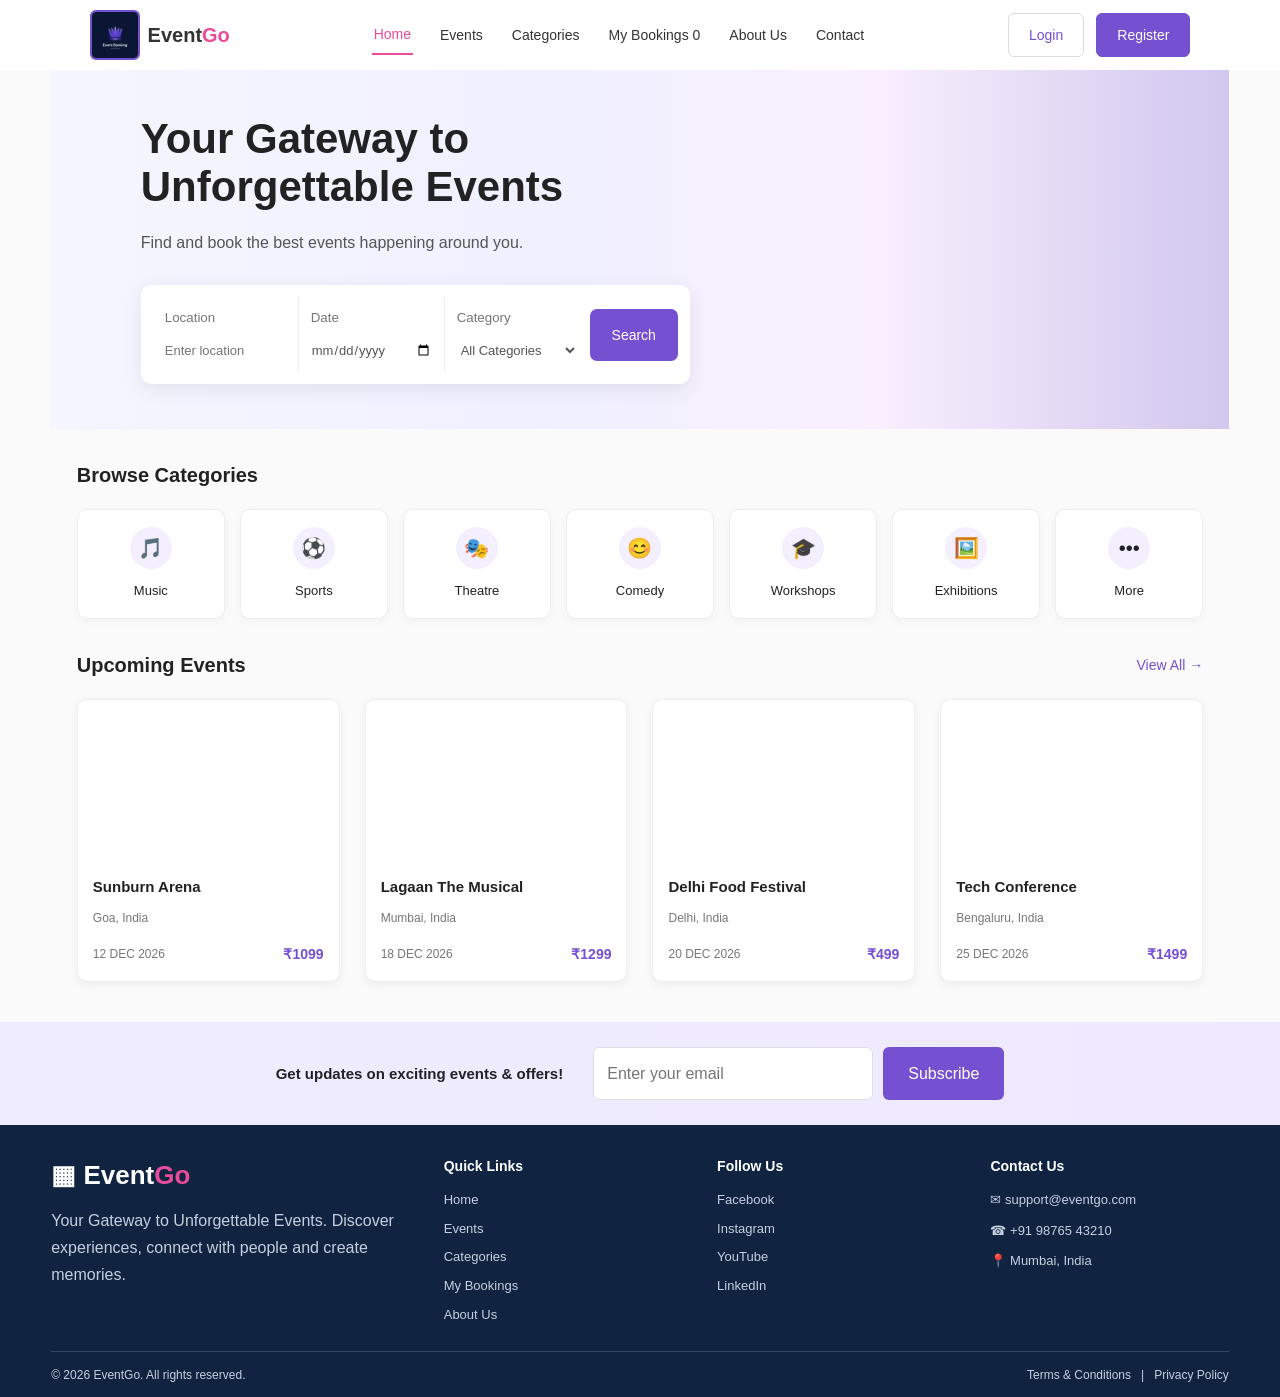
<file: index.html>
<!DOCTYPE html>
<html lang="en">
<head>
    <meta charset="UTF-8">
    <meta name="viewport" content="width=device-width, initial-scale=1.0">
    <title>EventGo - Event Booking</title>
    <link rel="stylesheet" href="index.css">
</head>

<body>
    <nav>
        <div class="logo">
            <div class="logo-icon">
                <img src="logo_event.jpeg" alt="EventGo Logo">
            </div>
            Event<span class="logo-go">Go</span>
        </div>

        <div class="nav-links">
            <ul>
                <li><a href="index.html" class="active">Home</a></li>
                <li><a href="Events.html">Events</a></li>
                <li><a href="Categories.html">Categories</a></li>
                <li id="bookModal" data-bs-toggle="modal" data-bs-target="#exampleModal" class="nav-item position-relative"><a href="Events.html#bookings">My Bookings
                    <span
                  id="qty"
                  class="position-absolute top-0 start-100 translate-middle badge rounded-pill bg-danger"
                >
                  0
                </span>
                </a></li>
                <li><a href="About_us.html">About Us</a></li>
                <li><a href="contacts.html">Contact</a></li>
            </ul>
        </div>

        <div class="nav-buttons">
            <button onclick="window.location.href='login_page.html'"
                    class="login-btn">Login</button>
            <button onclick="window.location.href='registration_page.html'"
                    class="register-btn">Register</button>
        </div>
    </nav>

    <section class="hero">
        <div class="hero-overlay"></div>
        <div class="hero-content">
            <h1>Your Gateway to<br>Unforgettable Events</h1>
            <p>Find and book the best events happening around you.</p>

            <div class="search-box">
                <div class="search-item">
                    <small>Location</small>
                    <input type="text" id="location"
                           placeholder="Enter location">
                </div>

                <div class="search-item">
                    <small>Date</small>
                    <input type="date" id="eventDate">
                </div>

                <div class="search-item">
                    <small>Category</small>
                    <select id="category">
                        <option value="">All Categories</option>
                        <option value="music">Music</option>
                        <option value="sports">Sports</option>
                        <option value="theatre">Theatre</option>
                        <option value="comedy">Comedy</option>
                        <option value="workshops">Workshops</option>
                        <option value="exhibitions">Exhibitions</option>
                        <option value="conferences">Conferences</option>
                        <option value="celebrations">Celebrations</option>
                    </select>
                </div>

                <button class="search-btn" id="searchBtn">Search</button>
            </div>
        </div>
    </section>

    <main class="container">
        <div class="section-header">
            <h2>Browse Categories</h2>
        </div>

        <section class="categories" id="categories">
            <div class="category-card">
                <div class="category-icon">🎵</div>
                <p>Music</p>
            </div>

            <div class="category-card">
                <div class="category-icon">⚽</div>
                <p>Sports</p>
            </div>

            <div class="category-card">
                <div class="category-icon">🎭</div>
                <p>Theatre</p>
            </div>

            <div class="category-card">
                <div class="category-icon">😊</div>
                <p>Comedy</p>
            </div>

            <div class="category-card">
                <div class="category-icon">🎓</div>
                <p>Workshops</p>
            </div>

            <div class="category-card">
                <div class="category-icon">🖼️</div>
                <p>Exhibitions</p>
            </div>

            <div class="category-card">
                <div class="category-icon">•••</div>
                <p>More</p>
            </div>
        </section>

        <div class="section-header">
            <h2>Upcoming Events</h2>
            <a href="Events.html">View All →</a>
        </div>

        <section class="events">
            <div class="event-card"
                 data-category="music"
                 data-date="2026-12-12">
                <div class="event-image img1"></div>
                <div class="event-info">
                    <h3>Sunburn Arena</h3>
                    <p>Goa, India</p>
                    <div class="event-bottom">
                        <span class="date">12 DEC 2026</span>
                        <span class="price">₹1099</span>
                    </div>
                </div>
            </div>

            <div class="event-card"
                 data-category="theatre"
                 data-date="2026-12-18">
                <div class="event-image img2"></div>
                <div class="event-info">
                    <h3>Lagaan The Musical</h3>
                    <p>Mumbai, India</p>
                    <div class="event-bottom">
                        <span class="date">18 DEC 2026</span>
                        <span class="price">₹1299</span>
                    </div>
                </div>
            </div>

            <div class="event-card"
                 data-category="exhibitions"
                 data-date="2026-12-20">
                <div class="event-image img3"></div>
                <div class="event-info">
                    <h3>Delhi Food Festival</h3>
                    <p>Delhi, India</p>
                    <div class="event-bottom">
                        <span class="date">20 DEC 2026</span>
                        <span class="price">₹499</span>
                    </div>
                </div>
            </div>

            <div class="event-card"
                 data-category="workshops"
                 data-date="2026-12-25">
                <div class="event-image img4"></div>
                <div class="event-info">
                    <h3>Tech Conference</h3>
                    <p>Bengaluru, India</p>
                    <div class="event-bottom">
                        <span class="date">25 DEC 2026</span>
                        <span class="price">₹1499</span>
                    </div>
                </div>
            </div>
        </section>
    </main>

    <section class="newsletter">
        <h3>Get updates on exciting events & offers!</h3>

        <div class="newsletter-form">
            <input type="email" id="email"
                   placeholder="Enter your email">
            <button id="subscribeBtn">Subscribe</button>
        </div>
    </section>
    

     <footer id="footer">
        <div class="footer-grid">

            <div>
                <div class="footer-logo">▦ Event<span>Go</span></div>
                <p class="footer-desc">
                    Your Gateway to Unforgettable Events.
                    Discover experiences, connect with people
                    and create memories.
                </p>
            </div>

            <div>
                <h4>Quick Links</h4>
                <div class="footer-links">
                    <a href="index.html">Home</a>
                    <a href="Events.html">Events</a>
                    <a href="Categories.html">Categories</a>
                    <a href="Events.html#bookings">My Bookings</a>
                    <a href="About_us.html">About Us</a>
                </div>
            </div>

            <div>
                <h4>Follow Us</h4>
                <div class="footer-links">
                    <a href="https://www.facebook.com/">Facebook</a>
                    <a href="https://www.instagram.com/">Instagram</a>
                    <a href="https://www.youtube.com/">YouTube</a>
                    <a href="https://www.linkedin.com/">LinkedIn</a>
                </div>
            </div>

            <div>
                <h4>Contact Us</h4>
                <div class="footer-contact">
                    <p>✉ support@eventgo.com</p>
                    <p>☎ +91 98765 43210</p>
                    <p>📍 Mumbai, India</p>
                </div>
            </div>

        </div>

        <div class="copyright">
            <p>© 2026 EventGo. All rights reserved.</p>
            <p>Terms & Conditions &nbsp; | &nbsp; Privacy Policy</p>
        </div>
    </footer>

    <script>
        (function () {
            try {
                const savedBookings = JSON.parse(localStorage.getItem("eventGoBookings") || "[]");
                const qtyBadge = document.getElementById("qty");
                if (qtyBadge) {
                    qtyBadge.textContent = savedBookings
                        .filter(function (booking) { return booking.status === "Confirmed"; })
                        .reduce(function (sum, booking) { return sum + booking.quantity; }, 0);
                }
            } catch (error) {}
        })();

        function goToEventsWithFilters() {
            const location = document.getElementById("location").value.trim();
            const date = document.getElementById("eventDate").value;
            const category = document.getElementById("category").value;

            const params = new URLSearchParams();

            if (location) params.set("location", location);
            if (date) params.set("date", date);
            if (category) params.set("category", category);

            window.location.href = "Events.html" + (params.toString() ? "?" + params.toString() : "");
        }

        document.getElementById("searchBtn").addEventListener("click", goToEventsWithFilters);

        document.querySelectorAll(".search-item input, .search-item select").forEach(function (field) {
            field.addEventListener("keydown", function (event) {
                if (event.key === "Enter") {
                    event.preventDefault();
                    goToEventsWithFilters();
                }
            });
        });

        const categoryMap = {
            "Music": "Music",
            "Sports": "Sports",
            "Theatre": "Theatre",
            "Comedy": "Comedy",
            "Workshops": "Workshops",
            "Exhibitions": "Exhibitions",
            "Conferences": "Conferences",
            "Celebrations": "Celebrations",
            "More": "All"
        };

        document.querySelectorAll("#categories .category-card").forEach(function (card) {
            card.addEventListener("click", function () {
                const label = card.querySelector("p").textContent.trim();
                const category = categoryMap[label] || "All";
                window.location.href = category === "All" ? "Events.html" : "Events.html?category=" + encodeURIComponent(category);
            });
        });

        document.getElementById("subscribeBtn").addEventListener("click", function () {
            const emailInput = document.getElementById("email");
            const email = emailInput.value.trim();
            const wrapper = emailInput.closest(".newsletter-form");

            let messageBox = wrapper.parentElement.querySelector(".newsletter-message");

            if (!/^[^\s@]+@[^\s@]+\.[^\s@]+$/.test(email)) {
                if (!messageBox) {
                    messageBox = document.createElement("p");
                    messageBox.className = "newsletter-message";
                    wrapper.insertAdjacentElement("afterend", messageBox);
                }
                messageBox.textContent = "Please enter a valid email address.";
                messageBox.style.color = "#b42318";
                return;
            }

            if (!messageBox) {
                messageBox = document.createElement("p");
                messageBox.className = "newsletter-message";
                wrapper.insertAdjacentElement("afterend", messageBox);
            }

            messageBox.textContent = "Thank you for subscribing!";
            messageBox.style.color = "#217344";
            emailInput.value = "";
        });
    </script>

</body>
</html>
</file>
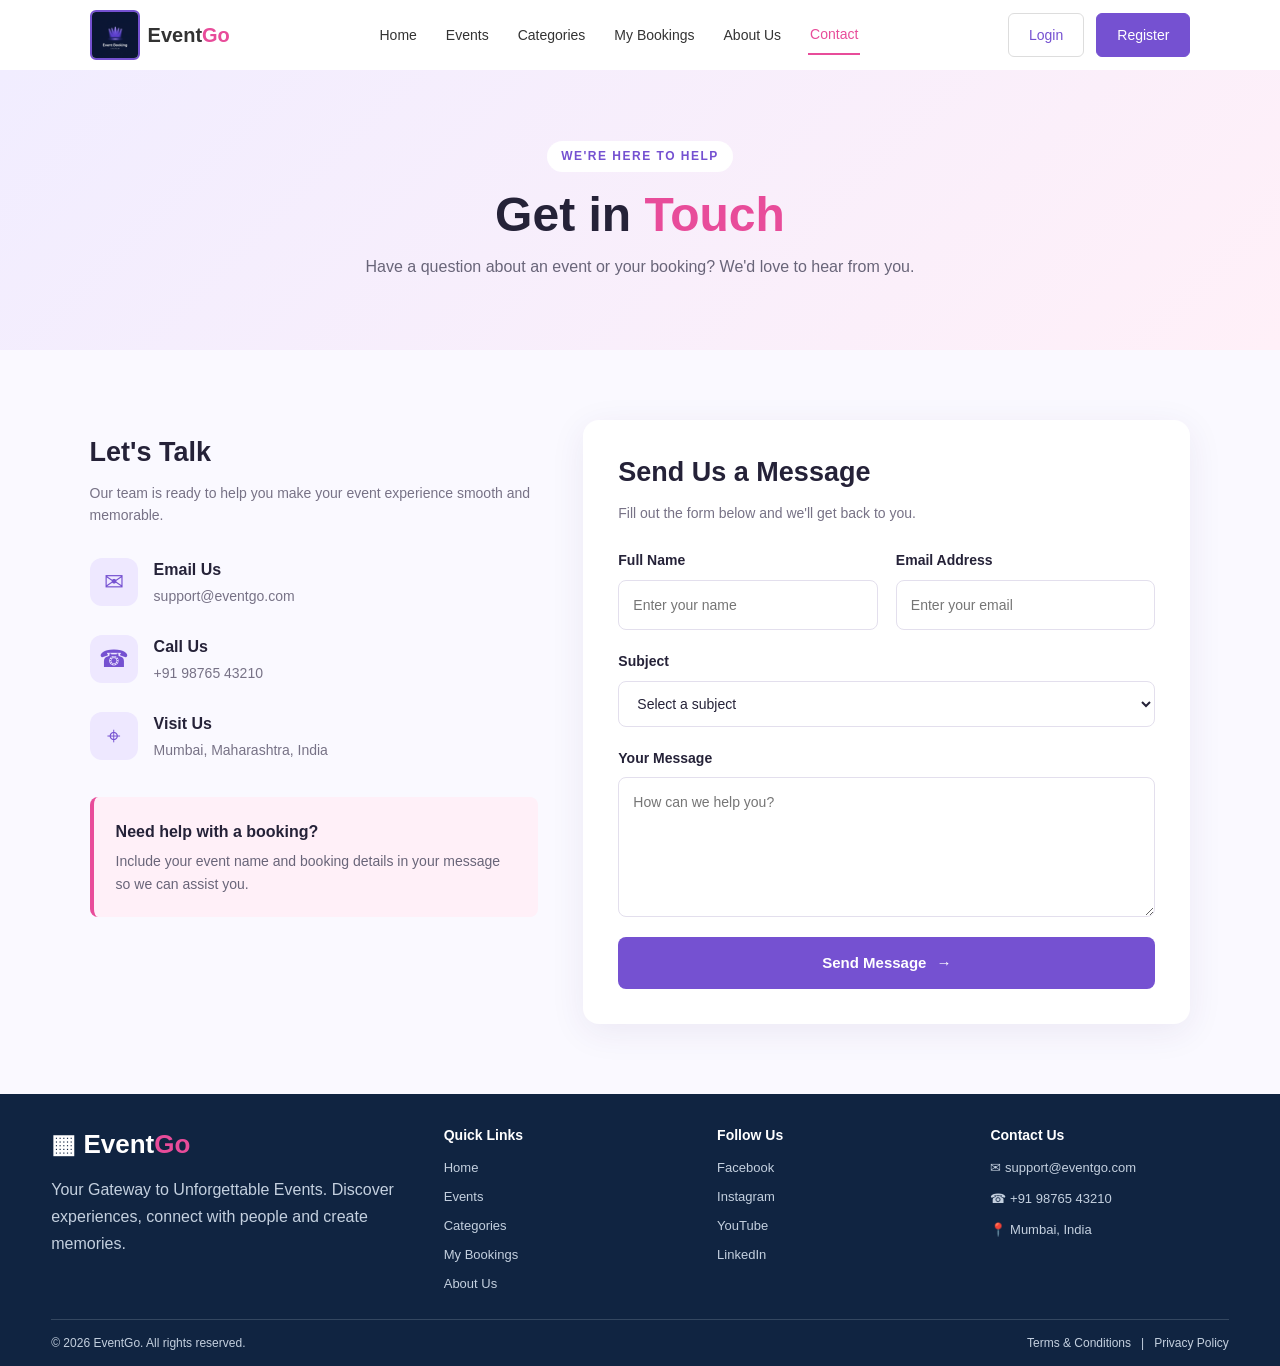
<file: contacts.html>
<!DOCTYPE html>
<html lang="en">
<head>
    <meta charset="UTF-8">
    <meta name="viewport" content="width=device-width, initial-scale=1.0">

    <title>Contact Us | EventGo</title>
    <link rel="stylesheet" href="Contact.css">

</head>

<body>

    <!-- Navbar -->
    <nav>
        <div class="logo">
            <div class="logo-icon">
                <img src="logo_event.jpeg" alt="EventGo Logo">
            </div>
            Event<span class="logo-go">Go</span>
        </div>

        <div class="nav-links">
            <ul>
                <li><a href="index.html">Home</a></li>
                <li><a href="Events.html">Events</a></li>
                <li><a href="Categories.html">Categories</a></li>
                <li><a href="Events.html#bookings">My Bookings</a></li>
                <li><a href="About_us.html">About Us</a></li>
                <li><a href="contacts.html" class="active">Contact</a></li>
            </ul>
        </div>

        <div class="nav-buttons">
            <button onclick="window.location.href='login_page.html'" class="login-btn">Login</button>
            <button onclick="window.location.href='registration_page.html'" class="register-btn">Register</button>
        </div>
    </nav>

    <!-- Hero -->
    <section class="contact-hero">
        <div class="hero-content">
            <span class="tag">WE'RE HERE TO HELP</span>
            <h1>Get in <span>Touch</span></h1>
            <p>
                Have a question about an event or your booking?
                We'd love to hear from you.
            </p>
        </div>
    </section>

    <!-- Contact Details and Form -->
    <section class="contact-section">
        <div class="contact-container">

            <div class="contact-info">
                <h2>Let's Talk</h2>

                <p class="info-description">
                    Our team is ready to help you make your event
                    experience smooth and memorable.
                </p>

                <div class="info-item">
                    <div class="info-icon">✉</div>
                    <div>
                        <h3>Email Us</h3>
                        <p>support@eventgo.com</p>
                    </div>
                </div>

                <div class="info-item">
                    <div class="info-icon">☎</div>
                    <div>
                        <h3>Call Us</h3>
                        <p>+91 98765 43210</p>
                    </div>
                </div>

                <div class="info-item">
                    <div class="info-icon">⌖</div>
                    <div>
                        <h3>Visit Us</h3>
                        <p>Mumbai, Maharashtra, India</p>
                    </div>
                </div>

                <div class="contact-note">
                    <h3>Need help with a booking?</h3>
                    <p>
                        Include your event name and booking details
                        in your message so we can assist you.
                    </p>
                </div>
            </div>

            <!-- Contact Form -->
            <div class="contact-form-box">
                <h2>Send Us a Message</h2>

                <p class="form-description">
                    Fill out the form below and we'll get back to you.
                </p>

                <form id="contactForm" novalidate>

                    <div class="form-row">
                        <div class="form-group">
                            <label for="name">Full Name</label>
                            <input
                                type="text"
                                id="name"
                                name="name"
                                placeholder="Enter your name"
                                required
                            >
                        </div>

                        <div class="form-group">
                            <label for="email">Email Address</label>
                            <input
                                type="email"
                                id="email"
                                name="email"
                                placeholder="Enter your email"
                                required
                            >
                        </div>
                    </div>

                    <div class="form-group">
                        <label for="subject">Subject</label>
                        <select id="subject" name="subject" required>
                            <option value="" disabled selected>
                                Select a subject
                            </option>
                            <option value="Booking Support">Booking Support</option>
                            <option value="Event Information">Event Information</option>
                            <option value="Payment Issue">Payment Issue</option>
                            <option value="Cancellation">Cancellation</option>
                            <option value="Other">Other</option>
                        </select>
                    </div>

                    <div class="form-group">
                        <label for="message">Your Message</label>
                        <textarea
                            id="message"
                            name="message"
                            rows="5"
                            placeholder="How can we help you?"
                            required
                        ></textarea>
                    </div>

                    <button type="submit" class="submit-btn">
                        Send Message <span>→</span>
                    </button>

                    <p id="formMessage" class="success-message"
                       role="status" aria-live="polite"></p>
                </form>
            </div>

        </div>
    </section>

    <!-- Footer -->
    <footer id="footer">
        <div class="footer-grid">

            <div>
                <div class="footer-logo">▦ Event<span>Go</span></div>
                <p class="footer-desc">
                    Your Gateway to Unforgettable Events.
                    Discover experiences, connect with people
                    and create memories.
                </p>
            </div>

            <div>
                <h4>Quick Links</h4>
                <div class="footer-links">
                    <a href="index.html">Home</a>
                    <a href="Events.html">Events</a>
                    <a href="index.html#categories">Categories</a>
                    <a href="Events.html#bookings">My Bookings</a>
                    <a href="About_us.html">About Us</a>
                </div>
            </div>

            <div>
                <h4>Follow Us</h4>
                <div class="footer-links">
                    <a href="https://www.facebook.com/">Facebook</a>
                    <a href="https://www.instagram.com/">Instagram</a>
                    <a href="https://www.youtube.com/">YouTube</a>
                    <a href="https://www.linkedin.com/">LinkedIn</a>
                </div>
            </div>

            <div>
                <h4>Contact Us</h4>
                <div class="footer-contact">
                    <p>✉ support@eventgo.com</p>
                    <p>☎ +91 98765 43210</p>
                    <p>📍 Mumbai, India</p>
                </div>
            </div>

        </div>

        <div class="copyright">
            <p>© 2026 EventGo. All rights reserved.</p>
            <p>Terms & Conditions &nbsp; | &nbsp; Privacy Policy</p>
        </div>
    </footer>

    <script>
        const contactForm = document.getElementById("contactForm");
        const formMessage = document.getElementById("formMessage");

        function setFieldError(input, message) {
            const group = input.closest(".form-group");
            let errorBox = group.querySelector(".field-error");

            if (!errorBox) {
                errorBox = document.createElement("small");
                errorBox.className = "field-error";
                group.appendChild(errorBox);
            }

            errorBox.textContent = message || "";
            errorBox.style.display = message ? "block" : "none";
        }

        function clearErrors() {
            contactForm.querySelectorAll(".field-error").forEach(function (errorBox) {
                errorBox.textContent = "";
                errorBox.style.display = "none";
            });
        }

        contactForm.addEventListener("submit", function (event) {
            event.preventDefault();
            clearErrors();

            const nameInput = document.getElementById("name");
            const emailInput = document.getElementById("email");
            const subjectInput = document.getElementById("subject");
            const messageInput = document.getElementById("message");

            const name = nameInput.value.trim();
            const email = emailInput.value.trim();
            const subject = subjectInput.value;
            const message = messageInput.value.trim();

            let isValid = true;

            if (name.length < 2) {
                setFieldError(nameInput, "Please enter your full name.");
                isValid = false;
            }

            if (!/^[^\s@]+@[^\s@]+\.[^\s@]+$/.test(email)) {
                setFieldError(emailInput, "Please enter a valid email address.");
                isValid = false;
            }

            if (!subject) {
                setFieldError(subjectInput, "Please select a subject.");
                isValid = false;
            }

            if (message.length < 10) {
                setFieldError(messageInput, "Please enter at least 10 characters.");
                isValid = false;
            }

            if (!isValid) {
                formMessage.style.display = "none";
                return;
            }

            formMessage.textContent =
                `Thank you, ${name}! Your message has been submitted successfully.`;

            formMessage.style.display = "block";

            contactForm.reset();
        });

        contactForm.querySelectorAll("input, select, textarea").forEach(function (field) {
            field.addEventListener("input", function () {
                setFieldError(field, "");
            });
            field.addEventListener("change", function () {
                setFieldError(field, "");
            });
        });
    </script>

</body>
</html>
</file>
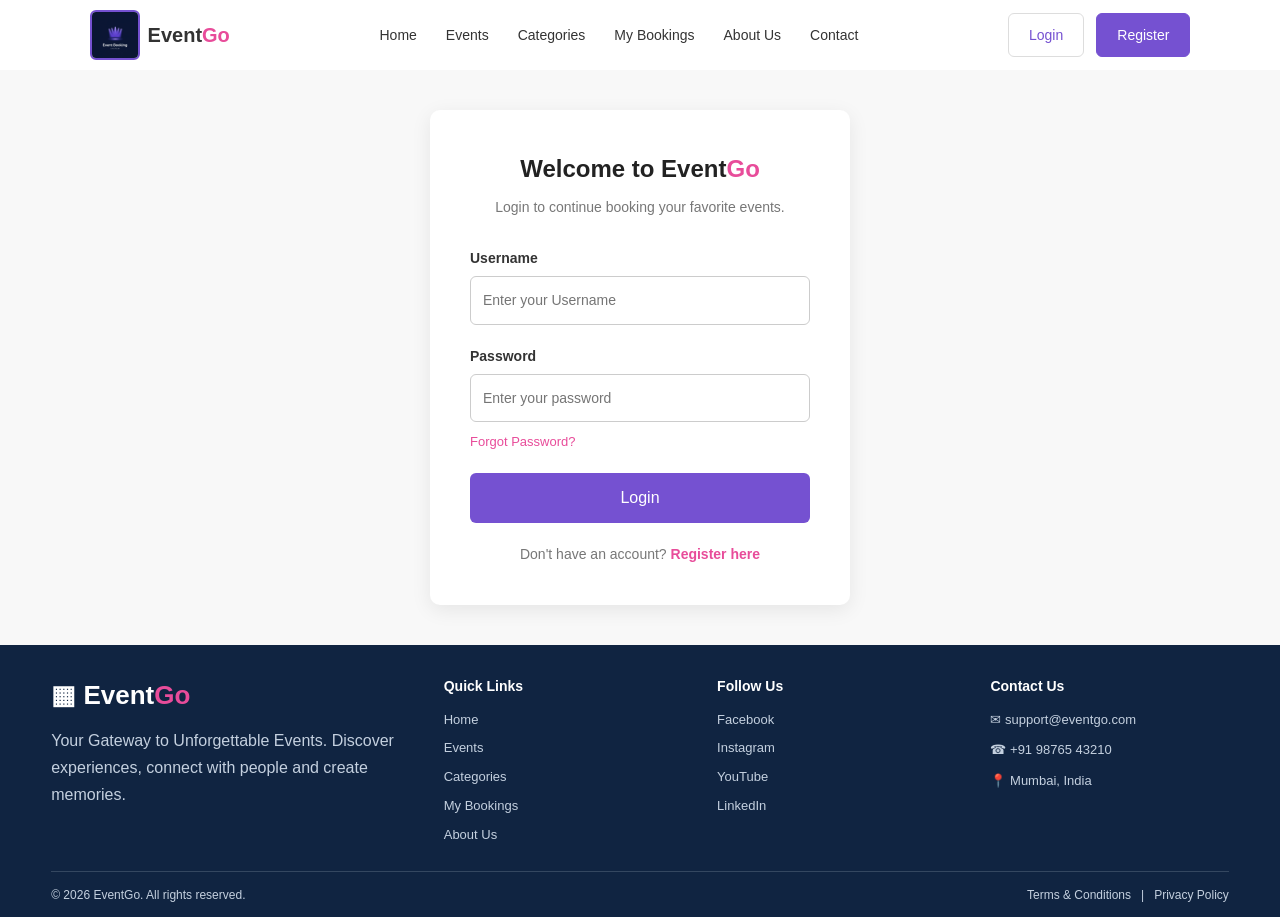
<file: login_page.html>
<!DOCTYPE html>
<html lang="en">
<head>
    <meta charset="UTF-8">
    <meta name="viewport" content="width=device-width, initial-scale=1.0">

    <title>EventGo - Login</title>
    <link rel="stylesheet" href="Login.css">

</head>

<body>

    <nav>
        <div class="logo">
            <div class="logo-icon">
                <img src="logo_event.jpeg" alt="EventGo Logo">
            </div>
            Event<span class="logo-go">Go</span>
        </div>

        <div class="nav-links">
            <ul>
                <li><a href="index.html">Home</a></li>
                <li><a href="Events.html">Events</a></li>
                <li><a href="Categories.html">Categories</a></li>
                <li><a href="Events.html#bookings">My Bookings</a></li>
                <li><a href="About_us.html">About Us</a></li>
                <li><a href="contacts.html">Contact</a></li>
            </ul>
        </div>

        <div class="nav-buttons">
            <button onclick="window.location.href='login_page.html'" class="login-btn">Login</button>
            <button onclick="window.location.href='registration_page.html'" class="register-btn">Register</button>
        </div>
    </nav>


    <!-- Login Form -->

    <section class="login-section">

        <div class="login-container">

            <h1>
                Welcome to Event<span>Go</span>
            </h1>

            <p class="subtitle">
                Login to continue booking your favorite events.
            </p>


            <form id="loginForm" novalidate>

                <div class="form-group">

                    <label for="email">
                        Username
                    </label>

                    <input
                        type="email"
                        id="email"
                        name="email"
                        placeholder="Enter your Username"
                        required>

                </div>


                <div class="form-group">

                    <label for="password">
                        Password
                    </label>

                    <input
                        type="password"
                        id="password"
                        name="password"
                        placeholder="Enter your password"
                        required>

                </div>


                <div class="forgot-password">

                    <a href="contacts.html">
                        Forgot Password?
                    </a>

                </div>


                <button
                    type="submit"
                    class="btn btn-primary login-submit">
                    Login
                </button>


                <p class="register-text">

                    Don't have an account?

                    <a href="registration_page.html">
                        Register here
                    </a>

                </p>

            </form>

        </div>

    </section>

    <!-- Footer -->
    <footer id="footer">
        <div class="footer-grid">

            <div>
                <div class="footer-logo">▦ Event<span>Go</span></div>
                <p class="footer-desc">
                    Your Gateway to Unforgettable Events.
                    Discover experiences, connect with people
                    and create memories.
                </p>
            </div>

            <div>
                <h4>Quick Links</h4>
                <div class="footer-links">
                    <a href="index.html">Home</a>
                    <a href="Events.html">Events</a>
                    <a href="Categories.html">Categories</a>
                    <a href="Events.html#bookings">My Bookings</a>
                    <a href="About_us.html">About Us</a>
                </div>
            </div>

            <div>
                <h4>Follow Us</h4>
                <div class="footer-links">
                    <a href="https://www.facebook.com/">Facebook</a>
                    <a href="https://www.instagram.com/">Instagram</a>
                    <a href="https://www.youtube.com/">YouTube</a>
                    <a href="https://www.linkedin.com/">LinkedIn</a>
                </div>
            </div>

            <div>
                <h4>Contact Us</h4>
                <div class="footer-contact">
                    <p>✉ support@eventgo.com</p>
                    <p>☎ +91 98765 43210</p>
                    <p>📍 Mumbai, India</p>
                </div>
            </div>

        </div>

        <div class="copyright">
            <p>© 2026 EventGo. All rights reserved.</p>
            <p>Terms & Conditions &nbsp; | &nbsp; Privacy Policy</p>
        </div>
    </footer>

    <script>
       
const loginForm = document.getElementById("loginForm");

loginForm.addEventListener("submit", function(event) {

    event.preventDefault();

    let email = document.getElementById("email").value.trim().toLowerCase();
    let password = document.getElementById("password").value;

    if (!email || !email.includes("@") || !password) {
        alert("Please enter valid login details!");
        return;
    }

    let users = JSON.parse(localStorage.getItem("eventGoUsers")) || [];

    let user = users.find(function(item) {
        return item.email === email && item.password === password;
    });

    if (user) {

        let currentUser = {
            name: user.name,
            email: user.email
        };

        localStorage.setItem("eventGoCurrentUser", JSON.stringify(currentUser));

        alert("Login successful!");

        window.location.href = "index.html";

    } else {
        alert("Invalid email or password!");
    }

});

    </script>

</body>
</html>
</file>
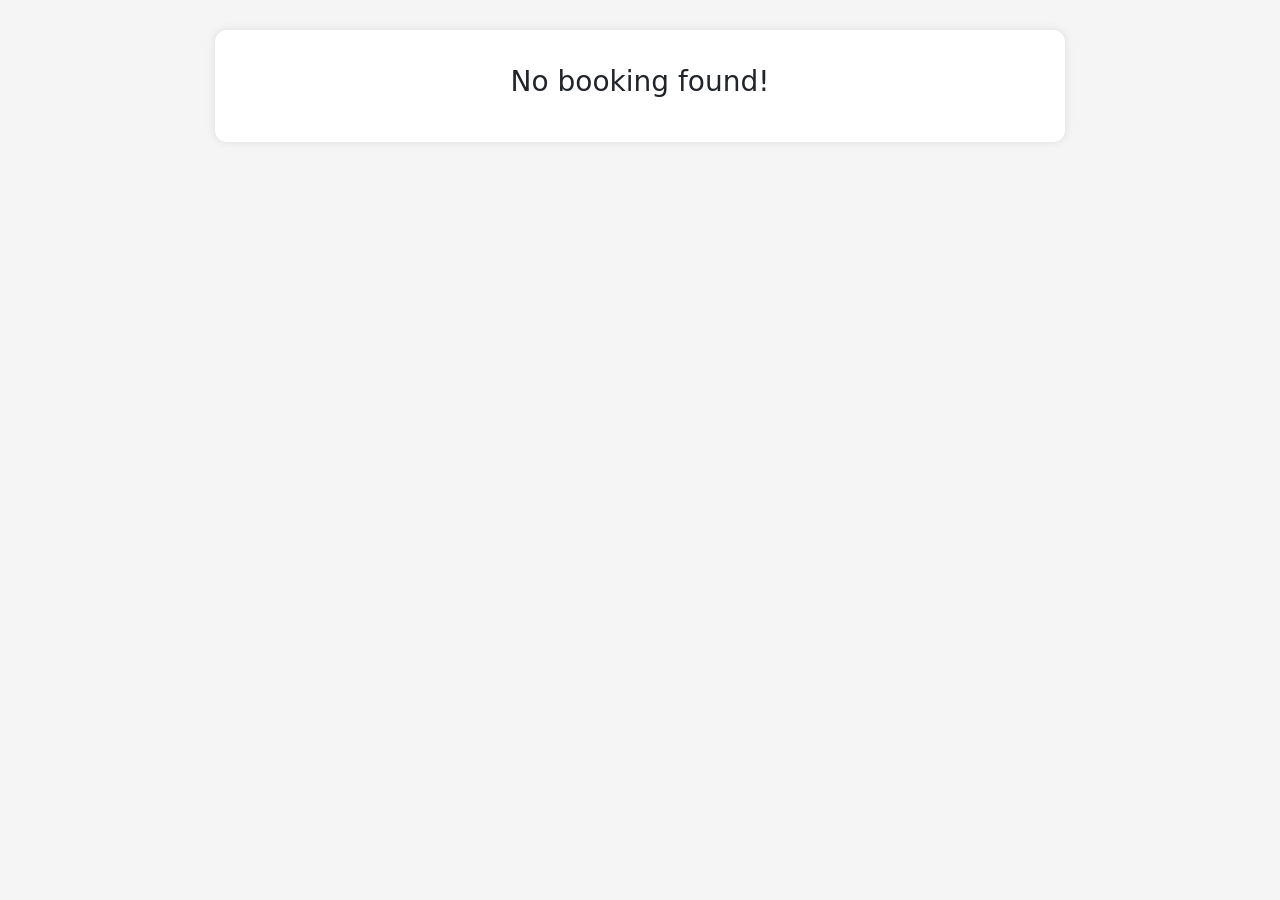
<file: Receipt.html>
<!DOCTYPE html>
<html lang="en">
<head>
    <meta charset="UTF-8">
    <meta name="viewport" content="width=device-width, initial-scale=1.0">

    <title>EventGo - Payment Receipt</title>

    <link rel="stylesheet"
        href="https://cdn.jsdelivr.net/npm/bootstrap@5.3.8/dist/css/bootstrap.min.css">

    <style>
        body {
            background: #f5f5f5;
            padding: 30px;
        }

        .receipt {
            max-width: 850px;
            margin: auto;
            background: white;
            padding: 35px;
            border-radius: 12px;
            box-shadow: 0 0 10px #ddd;
        }

        .logo {
            color: #e84c9a;
            font-size: 32px;
            font-weight: bold;
        }

        .receipt-header {
            text-align: center;
            border-bottom: 2px solid #e84c9a;
            padding-bottom: 20px;
        }

        .success {
            color: green;
            text-align: center;
            font-weight: bold;
            margin: 20px;
        }

        .total {
            text-align: right;
            font-size: 22px;
            font-weight: bold;
        }

        @media print {
            body {
                background: white;
                padding: 0;
            }

            .receipt {
                box-shadow: none;
            }

            .no-print {
                display: none;
            }
        }
    </style>
</head>

<body>

    <div class="receipt">

        <div class="receipt-header">
            <div class="logo">EventGo</div>
            <p>Your Gateway to Unforgettable Events</p>
            <h3>PAYMENT RECEIPT</h3>
        </div>

        <h5 class="success" id="paymentStatus"></h5>

        <div class="row mt-4">
            <div class="col-md-6">
                <h5>Customer Details</h5>
                <p id="customerDetails"></p>
            </div>

            <div class="col-md-6">
                <h5>Receipt Details</h5>
                <p id="receiptDetails"></p>
            </div>
        </div>

        <h5 class="mt-4">Event Details</h5>

        <div class="table-responsive">
            <table class="table table-bordered text-center">
                <thead class="table-dark">
                    <tr>
                        <th>Event</th>
                        <th>Date</th>
                        <th>Venue</th>
                        <th>Quantity</th>
                        <th>Price</th>
                        <th>Total</th>
                    </tr>
                </thead>

                <tbody id="receiptTable"></tbody>
            </table>
        </div>

        <div class="total" id="totalAmount"></div>

        <div class="mt-4">
            <h5>Payment Information</h5>
            <p id="paymentDetails"></p>
        </div>

        <div class="text-center mt-5">
            <h5>Thank You for Booking with EventGo!</h5>
            <p>We look forward to seeing you.</p>
            <p>support@eventgo.com | +91 98765 43210</p>
        </div>

        <div class="text-center mt-4 no-print">
            <button class="btn btn-success" onclick="window.print()">
                Print / Download Receipt
            </button>

            <button class="btn btn-secondary"
                onclick="window.location.href='Events.html'">
                Back to Events
            </button>
        </div>

    </div>

    <script>

let bookings = JSON.parse(localStorage.getItem("eventGoBookings")) || [];

let confirmedBookings = bookings.filter(function(item) {
    return item.status === "Confirmed";
});

if (confirmedBookings.length === 0) {
    document.querySelector(".receipt").innerHTML =
        "<h3 class='text-center'>No booking found!</h3>";
} else {

    let customer = confirmedBookings[0];

    let totalAmount = 0;

    document.getElementById("paymentStatus").textContent =
        customer.paymentStatus === "Paid"
        ? "✓ Payment Successful"
        : "Booking Confirmed - Payment Pending";

    document.getElementById("customerDetails").innerHTML = `
        <strong>Name:</strong> ${customer.customerName}<br>
        <strong>Email:</strong> ${customer.customerEmail}<br>
        <strong>Phone:</strong> ${customer.customerPhone}
    `;

    document.getElementById("receiptDetails").innerHTML = `
        <strong>Receipt No:</strong> ${customer.receiptNumber || "N/A"}<br>
        <strong>Booking Date:</strong> ${customer.bookingDate || "N/A"}
    `;

    let tableCode = "";

    confirmedBookings.forEach(function(item) {

        let total = item.price * item.quantity;
        totalAmount += total;

        tableCode += `
            <tr>
                <td>${item.name}</td>
                <td>${item.date}</td>
                <td>${item.venue}</td>
                <td>${item.quantity}</td>
                <td>₹${item.price}</td>
                <td>₹${total}</td>
            </tr>
        `;
    });

    document.getElementById("receiptTable").innerHTML = tableCode;

    document.getElementById("totalAmount").textContent =
        "Total Amount: ₹" + totalAmount;

    document.getElementById("paymentDetails").innerHTML = `
        <strong>Payment Method:</strong> ${customer.paymentMethod}<br>
        <strong>Payment Status:</strong> ${customer.paymentStatus}
    `;
}

    </script>

</body>
</html>
</file>
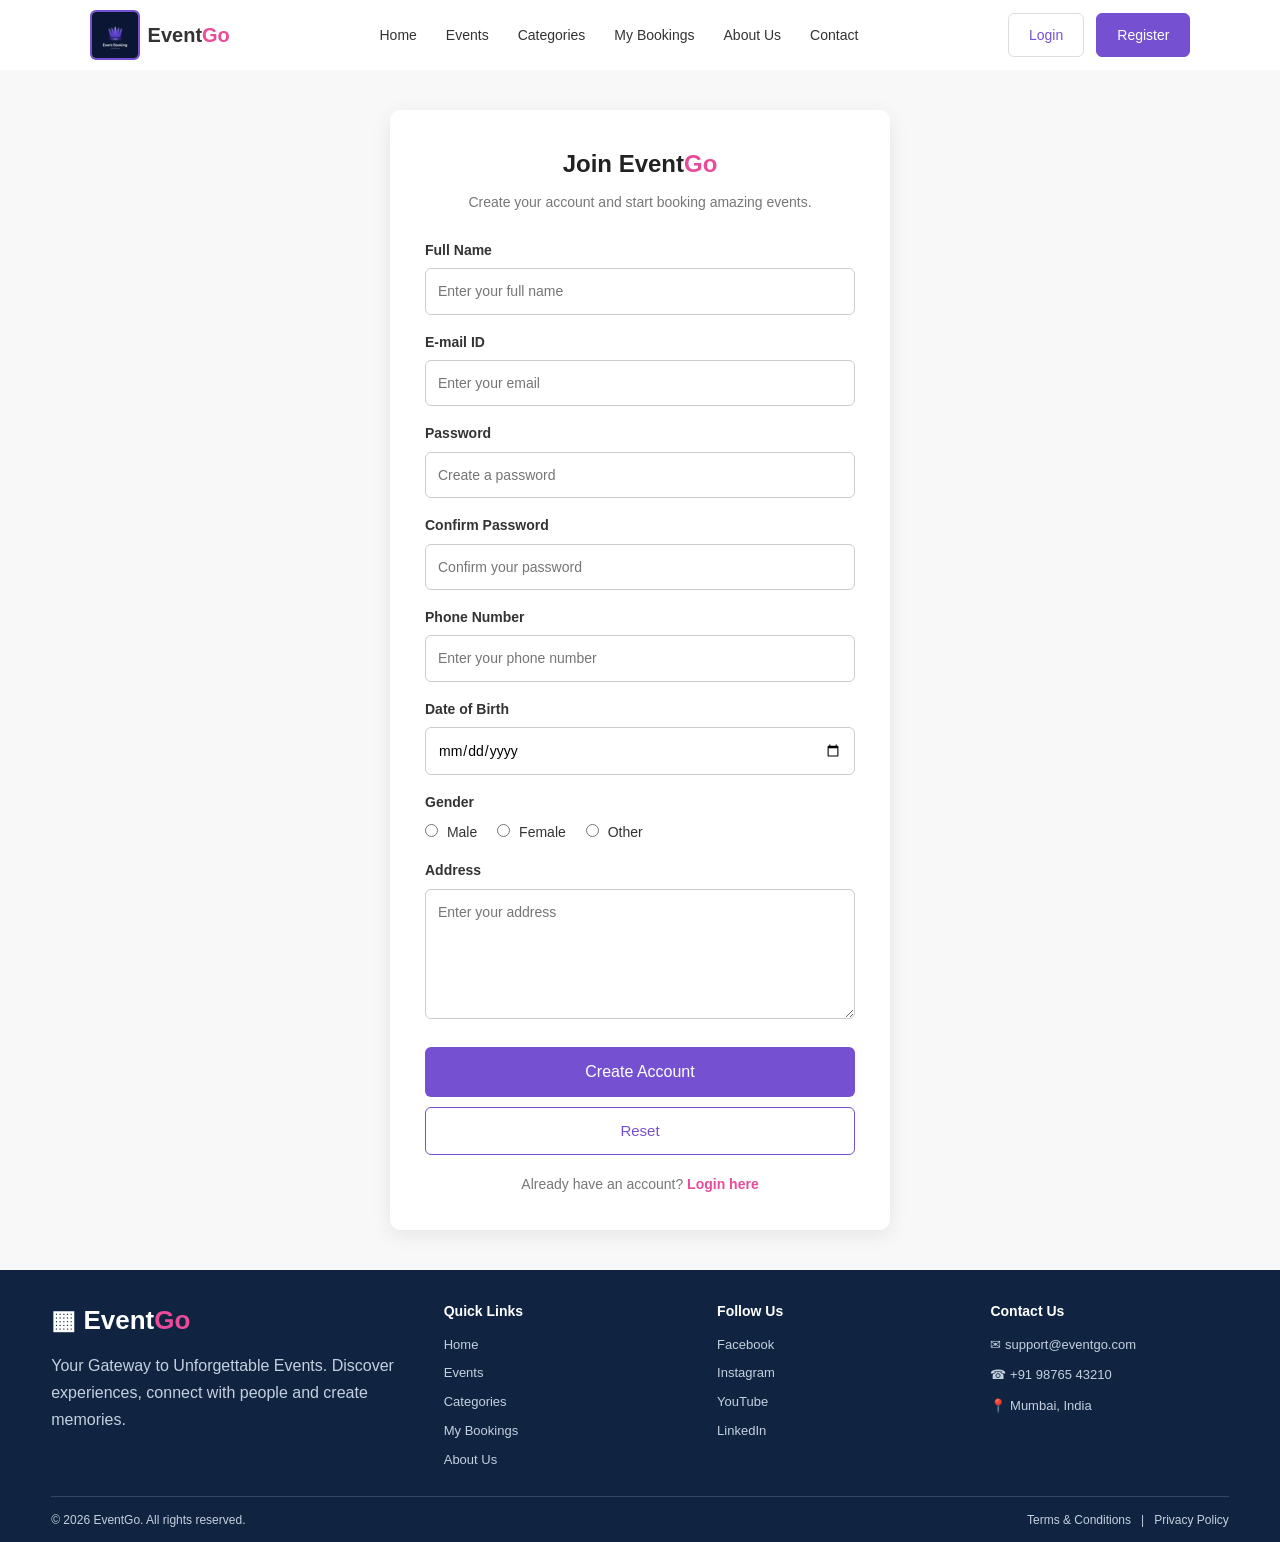
<file: registration_page.html>
<!DOCTYPE html>
<html lang="en">
<head>
    <meta charset="UTF-8">
    <meta name="viewport" content="width=device-width, initial-scale=1.0">

    <title>EventGo - Registration</title>
    <link rel="stylesheet" href="Register.css">

</head>
<body>
    <nav>
        <div class="logo">
            <div class="logo-icon">
                <img src="logo_event.jpeg" alt="EventGo Logo">
            </div>
            Event<span class="logo-go">Go</span>
        </div>

        <div class="nav-links">
            <ul>
                <li><a href="index.html">Home</a></li>
                <li><a href="Events.html">Events</a></li>
                <li><a href="Categories.html">Categories</a></li>
                <li><a href="Events.html#bookings">My Bookings</a></li>
                <li><a href="About_us.html">About Us</a></li>
                <li><a href="contacts.html">Contact</a></li>
            </ul>
        </div>

        <div class="nav-buttons">
            <button onclick="window.location.href='login_page.html'" class="login-btn">Login</button>
            <button onclick="window.location.href='registration_page.html'" class="register-btn">Register</button>
        </div>
    </nav>

    <section class="registration-section">

        <div class="registration-container">

            <h1>Join Event<span>Go</span></h1>

            <p class="subtitle">
                Create your account and start booking amazing events.
            </p>

            <form id="registrationForm" novalidate>

                <div class="form-group">
                    <label for="fullname">Full Name</label>

                    <input
                        type="text"
                        id="fullname"
                        name="fullname"
                        placeholder="Enter your full name"
                        required>
                </div>


                <div class="form-group">
                    <label for="email">E-mail ID</label>

                    <input
                        type="email"
                        id="email"
                        name="email"
                        placeholder="Enter your email"
                        required>
                </div>


                <div class="form-group">
                    <label for="password">Password</label>

                    <input
                        type="password"
                        id="password"
                        name="password"
                        placeholder="Create a password"
                        required>
                </div>


                <div class="form-group">
                    <label for="confirmPassword">
                        Confirm Password
                    </label>

                    <input
                        type="password"
                        id="confirmPassword"
                        name="confirmPassword"
                        placeholder="Confirm your password"
                        required>
                </div>


                <div class="form-group">
                    <label for="phone">Phone Number</label>

                    <input
                        type="tel"
                        id="phone"
                        name="phone"
                        placeholder="Enter your phone number"
                        required>
                </div>


                <div class="form-group">
                    <label for="dob">Date of Birth</label>

                    <input
                        type="date"
                        id="dob"
                        name="dob"
                        required>
                </div>


                <div class="form-group">

                    <label>Gender</label>

                    <div class="gender">

                        <label>
                            <input
                                type="radio"
                                name="gender"
                                value="male"
                                required>
                            Male
                        </label>

                        <label>
                            <input
                                type="radio"
                                name="gender"
                                value="female">
                            Female
                        </label>

                        <label>
                            <input
                                type="radio"
                                name="gender"
                                value="other">
                            Other
                        </label>

                    </div>

                </div>


                <div class="form-group">

                    <label for="address">Address</label>

                    <textarea
                        id="address"
                        name="address"
                        rows="3"
                        placeholder="Enter your address"
                        required></textarea>

                </div>


                <button
                    type="submit"
                    class="btn btn-primary register-submit">
                    Create Account
                </button>

                <button
                    type="reset"
                    class="btn btn-outline reset-btn">
                    Reset
                </button>


                <p class="login-text">
                    Already have an account?
                    <a href="login_page.html">Login here</a>
                </p>

            </form>

        </div>

    </section>

    <!-- Footer -->
    <footer id="footer">
        <div class="footer-grid">

            <div>
                <div class="footer-logo">▦ Event<span>Go</span></div>
                <p class="footer-desc">
                    Your Gateway to Unforgettable Events.
                    Discover experiences, connect with people
                    and create memories.
                </p>
            </div>

            <div>
                <h4>Quick Links</h4>
                <div class="footer-links">
                    <a href="index.html">Home</a>
                    <a href="Events.html">Events</a>
                    <a href="Categories.html">Categories</a>
                    <a href="Events.html#bookings">My Bookings</a>
                    <a href="About_us.html">About Us</a>
                </div>
            </div>

            <div>
                <h4>Follow Us</h4>
                <div class="footer-links">
                    <a href="https://www.facebook.com/">Facebook</a>
                    <a href="https://www.instagram.com/">Instagram</a>
                    <a href="https://www.youtube.com/">YouTube</a>
                    <a href="https://www.linkedin.com/">LinkedIn</a>
                </div>
            </div>

            <div>
                <h4>Contact Us</h4>
                <div class="footer-contact">
                    <p>✉ support@eventgo.com</p>
                    <p>☎ +91 98765 43210</p>
                    <p>📍 Mumbai, India</p>
                </div>
            </div>

        </div>

        <div class="copyright">
            <p>© 2026 EventGo. All rights reserved.</p>
            <p>Terms & Conditions &nbsp; | &nbsp; Privacy Policy</p>
        </div>
    </footer>

    <script>
      
const form = document.getElementById("registrationForm");

form.addEventListener("submit", function(event) {
    event.preventDefault();

    let name = document.getElementById("fullname").value.trim();
    let email = document.getElementById("email").value.trim().toLowerCase();
    let password = document.getElementById("password").value;
    let confirmPassword = document.getElementById("confirmPassword").value;
    let phone = document.getElementById("phone").value.trim();
    let dob = document.getElementById("dob").value;
    let address = document.getElementById("address").value.trim();
    let gender = document.querySelector('input[name="gender"]:checked');

    if (name.length < 2 || !email.includes("@") || password.length < 8 ||
        password !== confirmPassword || !/^[0-9]{10}$/.test(phone) ||
        !dob || new Date(dob) >= new Date() || !gender || address.length < 10) {
        alert("Please enter valid details!");
        return;
    }

    let users = JSON.parse(localStorage.getItem("eventGoUsers")) || [];

    if (users.some(user => user.email === email)) {
        alert("Email already registered!");
        return;
    }

    users.push({
        name, email, password, phone, dob,
        gender: gender.value, address
    });

    localStorage.setItem("eventGoUsers", JSON.stringify(users));

    alert("Registration successful!");
    form.reset();
    window.location.href = "login_page.html";
});

    </script>

</body>
</html>
</file>
<file: index.css>
/* ===================================
   EVENTGO - HOME PAGE STYLES
   =================================== */

/* CSS Variables */
:root {
    --primary: #7551d1;
    --primary-dark: #6240bc;
    --primary-hover: #6040b6;
    --pink: #e84c9a;
    --pink-dark: #d63c89;
    --dark: #142d4e;
    --ink: #252936;
    --muted: #637083;
    --light: #f5f7fa;
    --border: #e1e6ed;
    --bg-footer: #102441;
    --text-footer: #c4d0df;
    --white: #ffffff;
    --shadow-sm: 0 3px 10px rgba(0, 0, 0, 0.03);
    --shadow-md: 0 5px 20px rgba(0, 0, 0, 0.08);
    --shadow-lg: 0 8px 35px rgba(65, 43, 110, 0.08);
}

/* Reset & Base */
* {
    margin: 0;
    padding: 0;
    box-sizing: border-box;
    font-family: Arial, sans-serif;
}

body {
    background: #fafafa;
    color: #222;
    overflow-x: hidden;
    line-height: 1.6;
}

a {
    text-decoration: none;
    color: inherit;
}

button, input, select, textarea {
    font: inherit;
}

button {
    cursor: pointer;
}

/* ===================================
   NAVBAR
   =================================== */
nav {
    min-height: 70px;
    display: flex;
    align-items: center;
    justify-content: space-between;
    padding: 0 7%;
    background: white;
    gap: 15px;
}

.logo {
    display: flex;
    align-items: center;
    gap: 8px;
    font-size: 20px;
    font-weight: bold;
    color: #333;
    white-space: nowrap;
}

.logo-go,
.logo span {
    color: var(--pink);
    margin-left: -8px;
}

.logo-icon img {
    width: 50px;
    height: 50px;
    border: 2px solid var(--primary);
    border-radius: 6px;
    display: block;
    object-fit: cover;
}

.nav-links {
    flex: 1;
    display: flex;
    align-items: center;
    justify-content: center;
}

.nav-links ul {
    display: flex;
    align-items: center;
    justify-content: center;
    gap: 25px;
    list-style: none;
    margin: 0;
    padding: 0;
}

.nav-links ul li {
    list-style: none;
    margin: 0;
    padding: 0;
}

.nav-links ul li a {
    display: block;
    text-decoration: none;
    color: #333;
    font-size: 14px;
    white-space: nowrap;
    padding: 8px 2px;
    transition: 0.3s ease;
}

.nav-links ul li a:hover,
.nav-links ul li a.active {
    color: var(--pink);
}

.nav-links ul li a.active {
    border-bottom: 2px solid var(--pink);
}

.nav-buttons {
    display: flex;
    gap: 12px;
}

/* ===================================
   BUTTONS
   =================================== */
.btn,
.login-btn,
.register-btn {
    padding: 10px 20px;
    border-radius: 6px;
    cursor: pointer;
    font-weight: 500;
    white-space: nowrap;
    border: none;
    transition: 0.3s ease;
    font-size: 14px;
}

.btn-outline,
.login-btn {
    background: white;
    border: 1px solid #ddd;
    color: var(--primary);
}

.btn-primary,
.register-btn {
    background: var(--primary);
    color: white;
    border: 1px solid var(--primary);
}

.btn-outline:hover,
.login-btn:hover {
    background: var(--light);
    border-color: var(--primary);
}

.btn-primary:hover,
.register-btn:hover {
    background: var(--primary-hover);
}

.btn:active {
    transform: translateY(-1px);
}

/* ===================================
   HERO SECTION
   =================================== */
.hero {
    margin: 0 4%;
    min-height: 330px;
    padding: 45px 7%;
    background: url("https://images.unsplash.com/photo-1492684223066-81342ee5ff30?auto=format&fit=crop&w=1600&q=80") center / cover no-repeat;
    display: flex;
    align-items: center;
    justify-content: space-between;
    gap: 30px;
    overflow: hidden;
    position: relative;
}

.hero-video {
    position: absolute;
    top: 0;
    left: 0;
    width: 100%;
    height: 100%;
    object-fit: cover;
    z-index: 0;
}

.hero-overlay {
    position: absolute;
    top: 0;
    left: 0;
    width: 100%;
    height: 100%;
    background: linear-gradient(
        90deg,
        rgba(245, 245, 255, 0.95) 0%,
        rgba(238, 240, 255, 0.9) 40%,
        rgba(249, 237, 255, 0.85) 70%,
        rgba(117, 81, 209, 0.3) 100%
    );
    z-index: 1;
}

.hero-content {
    width: 55%;
    min-width: 0;
    position: relative;
    z-index: 2;
}

.hero-content h1 {
    font-size: 42px;
    line-height: 1.15;
    margin-bottom: 18px;
}

.hero-content > p {
    color: #555;
    font-size: 16px;
    line-height: 1.6;
    margin-bottom: 30px;
}

/* ===================================
   SEARCH BOX
   =================================== */
.search-box {
    background: white;
    display: flex;
    align-items: center;
    padding: 12px;
    border-radius: 10px;
    box-shadow: 0 5px 20px rgba(0, 0, 0, 0.08);
    width: 700px;
    max-width: 100%;
}

.search-item {
    flex: 1;
    min-width: 0;
    padding: 10px 12px;
    border-right: 1px solid #eee;
}

.search-item:last-of-type {
    border-right: none;
}

.search-item small {
    display: block;
    color: #777;
    margin-bottom: 8px;
}

.search-item input,
.search-item select {
    width: 100%;
    min-width: 0;
    border: none;
    outline: none;
    background: transparent;
    color: #555;
    font-size: 13px;
    font-family: Arial, sans-serif;
}

.search-item input[type="date"],
.search-item select {
    cursor: pointer;
}

.search-btn {
    padding: 15px 22px;
    border: none;
    border-radius: 7px;
    background: #7551d1;
    color: white;
    cursor: pointer;
    font-size: 14px;
    flex-shrink: 0;
}

.search-btn:hover {
    background: #6040b6;
}

/* ===================================
   CONTAINER
   =================================== */
.container {
    width: 88%;
    max-width: 1200px;
    margin: auto;
}

/* ===================================
   SECTION HEADER
   =================================== */
.section-header {
    display: flex;
    justify-content: space-between;
    align-items: center;
    margin: 30px 0 18px;
}

.section-header h2 {
    font-size: 20px;
    font-weight: 700;
}

.section-header a {
    text-decoration: none;
    color: var(--primary);
    font-size: 14px;
}

/* ===================================
   CATEGORIES
   =================================== */
.categories {
    display: grid;
    grid-template-columns: repeat(7, minmax(0, 1fr));
    gap: 15px;
}

.category-card {
    background: white;
    min-height: 110px;
    border-radius: 10px;
    border: 1px solid #eee;
    display: flex;
    flex-direction: column;
    justify-content: center;
    align-items: center;
    gap: 12px;
    box-shadow: 0 3px 10px rgba(0, 0, 0, 0.03);
    cursor: pointer;
    transition: transform 0.3s;
}

.category-card:hover {
    transform: translateY(-5px);
}

.category-icon {
    width: 42px;
    height: 42px;
    border-radius: 50%;
    background: #f3efff;
    display: flex;
    justify-content: center;
    align-items: center;
    font-size: 20px;
}

.category-card p {
    font-size: 13px;
}

/* ===================================
   EVENTS
   =================================== */
.events {
    display: grid;
    grid-template-columns: repeat(4, minmax(0, 1fr));
    gap: 25px;
    margin-bottom: 40px;
}

.event-card {
    background: white;
    border-radius: 10px;
    overflow: hidden;
    border: 1px solid #eee;
    box-shadow: 0 3px 10px rgba(0, 0, 0, 0.05);
    min-width: 0;
    transition: transform 0.3s, box-shadow 0.3s;
}

.event-card:hover {
    transform: translateY(-3px);
    box-shadow: var(--shadow-md);
}

.event-image {
    height: 160px;
    background-size: cover;
    background-position: center;
}

.img1 {
    background-image: url("https://images.unsplash.com/photo-1501386761578-eac5c94b800a?auto=format&fit=crop&w=600&q=80");
}

.img2 {
    background-image: url("https://images.unsplash.com/photo-1508214751196-bcfd4ca60f91?auto=format&fit=crop&w=600&q=80");
}

.img3 {
    background-image: url("https://images.unsplash.com/photo-1514525253161-7a46d19cd819?auto=format&fit=crop&w=600&q=80");
}

.img4 {
    background-image: url("https://images.unsplash.com/photo-1540575467063-178a50c2df87?auto=format&fit=crop&w=600&q=80");
}

.event-info {
    padding: 15px;
}

.event-info h3 {
    font-size: 15px;
    margin-bottom: 10px;
}

.event-info p {
    color: #777;
    font-size: 12px;
    margin-bottom: 8px;
}

.event-bottom {
    display: flex;
    justify-content: space-between;
    align-items: center;
    gap: 8px;
    margin-top: 15px;
}

.date {
    font-size: 12px;
    color: #777;
}

.price {
    color: #7551d1;
    font-weight: bold;
    font-size: 14px;
    white-space: nowrap;
}

/* ===================================
   NEWSLETTER
   =================================== */
.newsletter {
    background: linear-gradient(90deg, #f0ecff, #eee9ff);
    padding: 25px 7%;
    display: flex;
    align-items: center;
    justify-content: center;
    gap: 30px;
    margin-top: 20px;
    max-width: 100%;
}

.newsletter h3 {
    font-size: 15px;
}

.newsletter-form {
    display: flex;
    gap: 10px;
}

.newsletter input {
    width: 280px;
    max-width: 100%;
    padding: 13px;
    border: 1px solid #ddd;
    border-radius: 6px;
    outline: none;
}

.newsletter button {
    background: #7551d1;
    color: white;
    border: none;
    padding: 13px 25px;
    border-radius: 6px;
    cursor: pointer;
}

.newsletter button:hover {
    background: #6040b6;
}

/* ===================================
   FOOTER
   =================================== */
footer {
    background: var(--bg-footer);
    color: white;
    padding: 30px 4% 12px;
}

.footer-grid {
    display: grid;
    grid-template-columns: 1.5fr 1fr 1fr 1fr;
    gap: 35px;
    padding-bottom: 25px;
}

.footer-logo {
    font-size: 26px;
    font-weight: 750;
    margin-bottom: 10px;
}

.footer-logo span {
    color: var(--pink);
}

.footer-desc {
    color: var(--text-footer);
    line-height: 1.7;
}

footer h4 {
    font-size: 14px;
    margin-bottom: 12px;
}

.footer-links {
    display: flex;
    flex-direction: column;
    gap: 8px;
}

.footer-links a,
.footer-contact p {
    color: var(--text-footer);
    font-size: 13px;
}

.footer-links a:hover {
    color: #ff76bd;
}

.footer-contact p {
    margin-bottom: 10px;
}

.copyright {
    display: flex;
    justify-content: space-between;
    gap: 15px;
    flex-wrap: wrap;
    padding-top: 14px;
    border-top: 1px solid #344760;
    color: var(--text-footer);
    font-size: 12px;
}

/* ===================================
   RESPONSIVE DESIGN
   =================================== */

/* Tablet */
@media (max-width: 1100px) {
    nav {
        padding: 12px 4%;
        flex-wrap: wrap;
    }

    .nav-links ul {
        gap: 15px;
    }

    .hero {
        padding: 35px 5%;
    }

    .hero-content h1 {
        font-size: 34px;
    }

    .hero-overlay {
        background: linear-gradient(
            90deg,
            rgba(245, 245, 255, 0.95) 0%,
            rgba(238, 240, 255, 0.85) 40%,
            rgba(249, 237, 255, 0.75) 100%
        );
    }

    .categories {
        grid-template-columns: repeat(4, minmax(0, 1fr));
    }

    .events {
        grid-template-columns: repeat(2, minmax(0, 1fr));
    }

    .footer-grid {
        grid-template-columns: repeat(2, 1fr);
        gap: 25px;
    }
}

@media (max-width: 900px) {
    .nav-links {
        display: none;
    }

    .hero {
        flex-direction: column;
        align-items: stretch;
    }

    .hero-content {
        width: 100%;
    }

    .hero-overlay {
        background: linear-gradient(
            180deg,
            rgba(245, 245, 255, 0.95) 0%,
            rgba(238, 240, 255, 0.85) 60%,
            rgba(117, 81, 209, 0.4) 100%
        );
    }

    .search-box {
        flex-direction: column;
        align-items: stretch;
    }

    .search-item {
        border-right: none;
        border-bottom: 1px solid #eee;
    }

    .search-item:last-of-type {
        border-bottom: none;
    }

    .search-btn {
        width: 100%;
    }

    .newsletter {
        flex-direction: column;
        text-align: center;
    }
}

/* Mobile */
@media (max-width: 700px) {
    nav {
        padding: 10px 4%;
        gap: 12px;
    }

    .logo {
        font-size: 18px;
    }

    .logo-icon img {
        width: 40px;
        height: 40px;
    }

    .nav-buttons {
        gap: 6px;
    }

    .btn,
    .login-btn,
    .register-btn {
        padding: 8px 10px;
        font-size: 12px;
    }

    .container {
        width: 92%;
    }

    .footer-grid {
        grid-template-columns: 1fr;
    }

    .copyright {
        flex-direction: column;
        text-align: center;
    }
}

@media (max-width: 500px) {
    nav {
        padding: 10px 4%;
    }

    .nav-buttons {
        gap: 6px;
    }

    .login-btn,
    .register-btn {
        padding: 7px 10px;
        font-size: 12px;
    }

    .hero {
        margin: 0;
        padding: 30px 5%;
    }

    .hero-content h1 {
        font-size: 30px;
    }

    .container {
        width: 92%;
    }

    .categories {
        grid-template-columns: repeat(2, minmax(0, 1fr));
    }

    .events {
        grid-template-columns: 1fr;
    }

    .newsletter {
        padding: 25px 5%;
    }

    .newsletter-form {
        flex-direction: column;
        width: 100%;
    }

    .newsletter input {
        width: 100%;
    }
}
</file>
<file: Contact.css>
/* ===================================
   EVENTGO - CONTACT PAGE STYLES
   =================================== */

/* CSS Variables */
:root {
    --primary: #7551d1;
    --primary-dark: #6240bc;
    --primary-hover: #6040b6;
    --pink: #e84c9a;
    --pink-dark: #d63c89;
    --dark: #142d4e;
    --ink: #252936;
    --muted: #637083;
    --light: #f5f7fa;
    --border: #e1e6ed;
    --bg-footer: #102441;
    --text-footer: #c4d0df;
    --white: #ffffff;
    --shadow-sm: 0 3px 10px rgba(0, 0, 0, 0.03);
    --shadow-md: 0 5px 20px rgba(0, 0, 0, 0.08);
    --shadow-lg: 0 8px 35px rgba(65, 43, 110, 0.08);
}

/* Reset & Base */
* {
    margin: 0;
    padding: 0;
    box-sizing: border-box;
    font-family: Arial, sans-serif;
}

html {
    scroll-behavior: smooth;
}

body {
    background: #faf9ff;
    color: #252238;
    overflow-x: hidden;
    line-height: 1.6;
}

a {
    text-decoration: none;
    color: inherit;
}

button, input, select, textarea {
    font: inherit;
}

button {
    cursor: pointer;
}

.pink {
    color: var(--pink);
}

/* ===================================
   NAVBAR
   =================================== */
nav {
    min-height: 70px;
    display: flex;
    align-items: center;
    justify-content: space-between;
    padding: 0 7%;
    background: white;
    gap: 15px;
}

.logo {
    display: flex;
    align-items: center;
    gap: 8px;
    font-size: 20px;
    font-weight: bold;
    color: #333;
    white-space: nowrap;
}

.logo-go,
.logo span {
    color: var(--pink);
    margin-left: -8px;
}

.logo-icon img {
    width: 50px;
    height: 50px;
    border: 2px solid var(--primary);
    border-radius: 6px;
    display: block;
    object-fit: cover;
}

.nav-links {
    flex: 1;
    display: flex;
    align-items: center;
    justify-content: center;
}

.nav-links ul {
    display: flex;
    align-items: center;
    justify-content: center;
    gap: 25px;
    list-style: none;
    margin: 0;
    padding: 0;
}

.nav-links ul li {
    list-style: none;
    margin: 0;
    padding: 0;
}

.nav-links ul li a {
    display: block;
    text-decoration: none;
    color: #333;
    font-size: 14px;
    white-space: nowrap;
    padding: 8px 2px;
    transition: 0.3s ease;
}

.nav-links ul li a:hover,
.nav-links ul li a.active {
    color: var(--pink);
}

.nav-links ul li a.active {
    border-bottom: 2px solid var(--pink);
}

.nav-buttons {
    display: flex;
    gap: 12px;
}

/* ===================================
   BUTTONS
   =================================== */
.btn,
.login-btn,
.register-btn {
    padding: 10px 20px;
    border-radius: 6px;
    cursor: pointer;
    font-weight: 500;
    white-space: nowrap;
    border: none;
    transition: 0.3s ease;
    font-size: 14px;
}

.btn-outline,
.login-btn {
    background: white;
    border: 1px solid #ddd;
    color: var(--primary);
}

.btn-primary,
.register-btn {
    background: var(--primary);
    color: white;
    border: 1px solid var(--primary);
}

.btn-outline:hover,
.login-btn:hover {
    background: var(--light);
    border-color: var(--primary);
}

.btn-primary:hover,
.register-btn:hover {
    background: var(--primary-hover);
}

.btn:active {
    transform: translateY(-1px);
}

/* ===================================
   HERO SECTION
   =================================== */
.contact-hero {
    min-height: 280px;
    padding: 60px 20px;
    display: flex;
    align-items: center;
    justify-content: center;
    text-align: center;
    background: linear-gradient(135deg, #f1edff, #fff0f8);
}

.hero-content {
    max-width: 700px;
}

.tag {
    display: inline-block;
    padding: 6px 14px;
    border-radius: 20px;
    background: white;
    color: #7551d1;
    font-size: 12px;
    font-weight: bold;
    letter-spacing: 1.5px;
}

.contact-hero h1 {
    margin: 14px 0 10px;
    font-size: clamp(34px, 5vw, 48px);
    line-height: 1.2;
}

.contact-hero h1 span {
    color: #e84c9a;
}

.contact-hero p {
    color: #696579;
    font-size: 16px;
}

/* ===================================
   CONTACT SECTION
   =================================== */
.contact-section {
    padding: 70px 7%;
}

.contact-container {
    max-width: 1150px;
    margin: auto;
    display: grid;
    grid-template-columns: 0.85fr 1.15fr;
    gap: 45px;
    align-items: start;
}

.contact-info {
    padding-top: 15px;
}

.contact-info h2,
.contact-form-box h2 {
    font-size: 27px;
    line-height: 1.3;
    margin-bottom: 12px;
}

.info-description,
.form-description {
    color: #777286;
    font-size: 14px;
    margin-bottom: 30px;
}

.info-item {
    display: flex;
    align-items: center;
    gap: 16px;
    margin-bottom: 26px;
}

.info-icon {
    min-width: 48px;
    height: 48px;
    display: flex;
    align-items: center;
    justify-content: center;
    border-radius: 12px;
    background: #eee8ff;
    color: #7551d1;
    font-size: 24px;
}

.info-item h3 {
    font-size: 16px;
    margin-bottom: 3px;
}

.info-item p {
    color: #777286;
    font-size: 14px;
    overflow-wrap: anywhere;
}

.contact-note {
    margin-top: 35px;
    padding: 22px;
    border-left: 4px solid #e84c9a;
    border-radius: 8px;
    background: #fff0f8;
}

.contact-note h3 {
    font-size: 16px;
    margin-bottom: 6px;
}

.contact-note p {
    color: #696579;
    font-size: 14px;
}

/* ===================================
   FORM
   =================================== */
.contact-form-box {
    padding: 35px;
    background: white;
    border-radius: 16px;
    box-shadow: 0 8px 35px rgba(65, 43, 110, 0.08);
}

.form-description {
    margin-bottom: 25px;
}

.form-row {
    display: grid;
    grid-template-columns: 1fr 1fr;
    gap: 18px;
}

.form-group {
    display: flex;
    flex-direction: column;
    margin-bottom: 20px;
}

.form-group label {
    font-size: 14px;
    font-weight: 600;
    margin-bottom: 8px;
}

.form-group input,
.form-group select,
.form-group textarea {
    width: 100%;
    padding: 13px 14px;
    border: 1px solid #e3dfed;
    border-radius: 8px;
    background: white;
    color: #252238;
    font-size: 14px;
    outline: none;
    transition: 0.3s;
}

.form-group input:focus,
.form-group select:focus,
.form-group textarea:focus {
    border-color: #7551d1;
    box-shadow: 0 0 0 3px rgba(117, 81, 209, 0.1);
}

.form-group textarea {
    resize: vertical;
    min-height: 130px;
}

.submit-btn {
    width: 100%;
    padding: 14px 20px;
    display: flex;
    align-items: center;
    justify-content: center;
    gap: 10px;
    border: none;
    border-radius: 8px;
    background: #7551d1;
    color: white;
    font-size: 15px;
    font-weight: bold;
    cursor: pointer;
    transition: 0.3s;
}

.submit-btn:hover {
    background: var(--primary-dark);
    transform: translateY(-2px);
}

.success-message {
    display: none;
    margin-top: 15px;
    padding: 12px;
    border-radius: 8px;
    background: #eaf8ef;
    color: #217344;
    font-size: 14px;
}

.field-error {
    display: none;
    margin-top: 6px;
    color: #b42318;
    font-size: 13px;
    line-height: 1.4;
}

/* ===================================
   FOOTER
   =================================== */
footer {
    background: var(--bg-footer);
    color: white;
    padding: 30px 4% 12px;
}

.footer-grid {
    display: grid;
    grid-template-columns: 1.5fr 1fr 1fr 1fr;
    gap: 35px;
    padding-bottom: 25px;
}

.footer-logo {
    font-size: 26px;
    font-weight: 750;
    margin-bottom: 10px;
}

.footer-logo span {
    color: var(--pink);
}

.footer-desc {
    color: var(--text-footer);
    line-height: 1.7;
}

footer h4 {
    font-size: 14px;
    margin-bottom: 12px;
}

.footer-links {
    display: flex;
    flex-direction: column;
    gap: 8px;
}

.footer-links a,
.footer-contact p {
    color: var(--text-footer);
    font-size: 13px;
}

.footer-links a:hover {
    color: #ff76bd;
}

.footer-contact p {
    margin-bottom: 10px;
}

.copyright {
    display: flex;
    justify-content: space-between;
    gap: 15px;
    flex-wrap: wrap;
    padding-top: 14px;
    border-top: 1px solid #344760;
    color: var(--text-footer);
    font-size: 12px;
}

/* ===================================
   RESPONSIVE DESIGN
   =================================== */

@media (max-width: 1100px) {
    nav {
        padding: 12px 4%;
        flex-wrap: wrap;
    }

    .nav-links ul {
        gap: 15px;
    }

    .footer-grid {
        grid-template-columns: repeat(2, 1fr);
        gap: 25px;
    }
}

@media (max-width: 1050px) {
    .contact-container {
        grid-template-columns: 1fr;
        gap: 35px;
    }
}

@media (max-width: 900px) {
    .nav-links {
        display: none;
    }
}

@media (max-width: 700px) {
    nav {
        padding: 10px 4%;
        gap: 12px;
    }

    .logo {
        font-size: 18px;
    }

    .logo-icon img {
        width: 40px;
        height: 40px;
    }

    .nav-buttons {
        gap: 6px;
    }

    .btn,
    .login-btn,
    .register-btn {
        padding: 8px 10px;
        font-size: 12px;
    }

    .contact-section {
        padding: 45px 5%;
    }

    .contact-form-box {
        padding: 25px 20px;
    }

    .form-row {
        grid-template-columns: 1fr;
        gap: 0;
    }

    .contact-hero {
        min-height: 240px;
        padding: 45px 20px;
    }

    .footer-grid {
        grid-template-columns: 1fr;
    }

    .copyright {
        flex-direction: column;
        text-align: center;
    }
}
</file>
<file: Login.css>
/* ===================================
   EVENTGO - LOGIN PAGE STYLES
   =================================== */

/* CSS Variables */
:root {
    --primary: #7551d1;
    --primary-dark: #6240bc;
    --primary-hover: #6040b6;
    --pink: #e84c9a;
    --pink-dark: #d63c89;
    --dark: #142d4e;
    --ink: #252936;
    --muted: #637083;
    --light: #f5f7fa;
    --border: #e1e6ed;
    --bg-footer: #102441;
    --text-footer: #c4d0df;
    --white: #ffffff;
    --shadow-sm: 0 3px 10px rgba(0, 0, 0, 0.03);
    --shadow-md: 0 5px 20px rgba(0, 0, 0, 0.08);
    --shadow-lg: 0 8px 35px rgba(65, 43, 110, 0.08);
}

/* Reset & Base */
* {
    margin: 0;
    padding: 0;
    box-sizing: border-box;
    font-family: Arial, sans-serif;
}

body {
    min-height: 100vh;
    background: #f8f8f8;
    color: #222;
    overflow-x: hidden;
    line-height: 1.6;
    display: flex;
    flex-direction: column;
}

a {
    text-decoration: none;
    color: inherit;
}

button, input, select, textarea {
    font: inherit;
}

button {
    cursor: pointer;
}

/* ===================================
   NAVBAR
   =================================== */
nav {
    min-height: 70px;
    display: flex;
    align-items: center;
    justify-content: space-between;
    padding: 0 7%;
    background: white;
    gap: 15px;
}

.logo {
    display: flex;
    align-items: center;
    gap: 8px;
    font-size: 20px;
    font-weight: bold;
    color: #333;
    white-space: nowrap;
}

.logo-go,
.logo span {
    color: var(--pink);
    margin-left: -8px;
}

.logo-icon img {
    width: 50px;
    height: 50px;
    border: 2px solid var(--primary);
    border-radius: 6px;
    display: block;
    object-fit: cover;
}

.nav-links {
    flex: 1;
    display: flex;
    align-items: center;
    justify-content: center;
}

.nav-links ul {
    display: flex;
    align-items: center;
    justify-content: center;
    gap: 25px;
    list-style: none;
    margin: 0;
    padding: 0;
}

.nav-links ul li {
    list-style: none;
    margin: 0;
    padding: 0;
}

.nav-links ul li a {
    display: block;
    text-decoration: none;
    color: #333;
    font-size: 14px;
    white-space: nowrap;
    padding: 8px 2px;
    transition: 0.3s ease;
}

.nav-links ul li a:hover,
.nav-links ul li a.active {
    color: var(--pink);
}

.nav-links ul li a.active {
    border-bottom: 2px solid var(--pink);
}

.nav-buttons {
    display: flex;
    gap: 12px;
}

/* ===================================
   BUTTONS
   =================================== */
.btn,
.login-btn,
.register-btn {
    padding: 10px 20px;
    border-radius: 6px;
    cursor: pointer;
    font-weight: 500;
    white-space: nowrap;
    border: none;
    transition: 0.3s ease;
    font-size: 14px;
}

.btn-outline,
.login-btn {
    background: white;
    border: 1px solid #ddd;
    color: var(--primary);
}

.btn-primary,
.register-btn {
    background: var(--primary);
    color: white;
    border: 1px solid var(--primary);
}

.btn-outline:hover,
.login-btn:hover {
    background: var(--light);
    border-color: var(--primary);
}

.btn-primary:hover,
.register-btn:hover {
    background: var(--primary-hover);
}

.btn:active {
    transform: translateY(-1px);
}

/* ===================================
   LOGIN SECTION
   =================================== */
.login-section {
    flex: 1;
    display: flex;
    justify-content: center;
    align-items: center;
    padding: 40px 20px;
}

.login-container {
    width: 420px;
    background: white;
    padding: 40px;
    border-radius: 10px;
    box-shadow: var(--shadow-md);
}

.login-container h1 {
    text-align: center;
    color: #222;
    margin-bottom: 8px;
}

.login-container h1 span {
    color: var(--pink);
}

.subtitle {
    text-align: center;
    color: #777;
    font-size: 14px;
    margin-bottom: 28px;
}

/* ===================================
   FORMS
   =================================== */
.form-group {
    margin-bottom: 20px;
}

.form-group label {
    display: block;
    margin-bottom: 7px;
    color: #333;
    font-size: 14px;
    font-weight: 600;
}

.form-group input,
.form-group select,
.form-group textarea {
    width: 100%;
    padding: 12px;
    border: 1px solid #ccc;
    border-radius: 6px;
    outline: none;
    font-size: 14px;
    background: white;
    transition: 0.3s;
}

.form-group input:focus,
.form-group select:focus,
.form-group textarea:focus {
    border-color: var(--primary);
    box-shadow: 0 0 0 3px rgba(117, 81, 209, 0.1);
}

.forgot-password {
    display: flex;
    text-align: center;
    margin-top: -10px;
    margin-bottom: 20px;
}

.forgot-password a {
    color: var(--pink);
    text-decoration: none;
    font-size: 13px;
}

.login-submit {
    width: 100%;
    padding: 12px;
    background: var(--primary);
    color: white;
    border: none;
    border-radius: 6px;
    font-size: 16px;
    cursor: pointer;
    transition: 0.3s;
}

.login-submit:hover {
    background: var(--pink-dark);
}

.register-text {
    text-align: center;
    color: #777;
    font-size: 14px;
    margin-top: 20px;
}

.register-text a {
    color: var(--pink);
    text-decoration: none;
    font-weight: bold;
}

.form-message {
    display: none;
    margin-top: 15px;
    padding: 11px 13px;
    border-radius: 7px;
    font-size: 14px;
}

.form-message.success {
    display: block;
    background: #eaf8ef;
    color: #217344;
}

.form-message.error {
    display: block;
    background: #fdecec;
    color: #b42318;
}

.field-error {
    display: block;
    margin-top: 6px;
    color: #b42318;
    font-size: 13px;
    line-height: 1.4;
}

/* ===================================
   FOOTER
   =================================== */
footer {
    background: var(--bg-footer);
    color: white;
    padding: 30px 4% 12px;
}

.footer-grid {
    display: grid;
    grid-template-columns: 1.5fr 1fr 1fr 1fr;
    gap: 35px;
    padding-bottom: 25px;
}

.footer-logo {
    font-size: 26px;
    font-weight: 750;
    margin-bottom: 10px;
}

.footer-logo span {
    color: var(--pink);
}

.footer-desc {
    color: var(--text-footer);
    line-height: 1.7;
}

footer h4 {
    font-size: 14px;
    margin-bottom: 12px;
}

.footer-links {
    display: flex;
    flex-direction: column;
    gap: 8px;
}

.footer-links a,
.footer-contact p {
    color: var(--text-footer);
    font-size: 13px;
}

.footer-links a:hover {
    color: #ff76bd;
}

.footer-contact p {
    margin-bottom: 10px;
}

.copyright {
    display: flex;
    justify-content: space-between;
    gap: 15px;
    flex-wrap: wrap;
    padding-top: 14px;
    border-top: 1px solid #344760;
    color: var(--text-footer);
    font-size: 12px;
}

/* ===================================
   RESPONSIVE DESIGN
   =================================== */

@media (max-width: 1100px) {
    nav {
        padding: 12px 4%;
        flex-wrap: wrap;
    }

    .nav-links ul {
        gap: 15px;
    }

    .footer-grid {
        grid-template-columns: repeat(2, 1fr);
        gap: 25px;
    }
}

@media (max-width: 900px) {
    .nav-links {
        display: none;
    }
}

@media (max-width: 700px) {
    nav {
        padding: 10px 4%;
        gap: 12px;
    }

    .logo {
        font-size: 18px;
    }

    .logo-icon img {
        width: 40px;
        height: 40px;
    }

    .nav-buttons {
        gap: 6px;
    }

    .btn,
    .login-btn,
    .register-btn {
        padding: 8px 10px;
        font-size: 12px;
    }

    .footer-grid {
        grid-template-columns: 1fr;
    }

    .copyright {
        flex-direction: column;
        text-align: center;
    }
}

@media (max-width: 500px) {
    .login-section {
        padding: 25px 15px;
    }

    .login-container {
        width: 100%;
        padding: 30px 22px;
    }
}
</file>
<file: Register.css>
/* ===================================
   EVENTGO - REGISTRATION PAGE STYLES
   =================================== */

/* CSS Variables */
:root {
    --primary: #7551d1;
    --primary-dark: #6240bc;
    --primary-hover: #6040b6;
    --pink: #e84c9a;
    --pink-dark: #d63c89;
    --dark: #142d4e;
    --ink: #252936;
    --muted: #637083;
    --light: #f5f7fa;
    --border: #e1e6ed;
    --bg-footer: #102441;
    --text-footer: #c4d0df;
    --white: #ffffff;
    --shadow-sm: 0 3px 10px rgba(0, 0, 0, 0.03);
    --shadow-md: 0 5px 20px rgba(0, 0, 0, 0.08);
    --shadow-lg: 0 8px 35px rgba(65, 43, 110, 0.08);
}

/* Reset & Base */
* {
    margin: 0;
    padding: 0;
    box-sizing: border-box;
    font-family: Arial, sans-serif;
}

body {
    min-height: 100vh;
    background: #f8f8f8;
    color: #222;
    overflow-x: hidden;
    line-height: 1.6;
    display: flex;
    flex-direction: column;
}

a {
    text-decoration: none;
    color: inherit;
}

button, input, select, textarea {
    font: inherit;
}

button {
    cursor: pointer;
}

/* ===================================
   NAVBAR
   =================================== */
nav {
    min-height: 70px;
    display: flex;
    align-items: center;
    justify-content: space-between;
    padding: 0 7%;
    background: white;
    gap: 15px;
}

.logo {
    display: flex;
    align-items: center;
    gap: 8px;
    font-size: 20px;
    font-weight: bold;
    color: #333;
    white-space: nowrap;
}

.logo-go,
.logo span {
    color: var(--pink);
    margin-left: -8px;
}

.logo-icon img {
    width: 50px;
    height: 50px;
    border: 2px solid var(--primary);
    border-radius: 6px;
    display: block;
    object-fit: cover;
}

.nav-links {
    flex: 1;
    display: flex;
    align-items: center;
    justify-content: center;
}

.nav-links ul {
    display: flex;
    align-items: center;
    justify-content: center;
    gap: 25px;
    list-style: none;
    margin: 0;
    padding: 0;
}

.nav-links ul li {
    list-style: none;
    margin: 0;
    padding: 0;
}

.nav-links ul li a {
    display: block;
    text-decoration: none;
    color: #333;
    font-size: 14px;
    white-space: nowrap;
    padding: 8px 2px;
    transition: 0.3s ease;
}

.nav-links ul li a:hover,
.nav-links ul li a.active {
    color: var(--pink);
}

.nav-links ul li a.active {
    border-bottom: 2px solid var(--pink);
}

.nav-buttons {
    display: flex;
    gap: 12px;
}

/* ===================================
   BUTTONS
   =================================== */
.btn,
.login-btn,
.register-btn {
    padding: 10px 20px;
    border-radius: 6px;
    cursor: pointer;
    font-weight: 500;
    white-space: nowrap;
    border: none;
    transition: 0.3s ease;
    font-size: 14px;
}

.btn-outline,
.login-btn {
    background: white;
    border: 1px solid #ddd;
    color: var(--primary);
}

.btn-primary,
.register-btn {
    background: var(--primary);
    color: white;
    border: 1px solid var(--primary);
}

.btn-outline:hover,
.login-btn:hover {
    background: var(--light);
    border-color: var(--primary);
}

.btn-primary:hover,
.register-btn:hover {
    background: var(--primary-hover);
}

.btn:active {
    transform: translateY(-1px);
}

/* ===================================
   REGISTRATION SECTION
   =================================== */
.registration-section {
    flex: 1;
    display: flex;
    justify-content: center;
    align-items: center;
    padding: 40px 20px;
}

.registration-container {
    width: 500px;
    background: white;
    padding: 35px;
    border-radius: 10px;
    box-shadow: var(--shadow-md);
}

.registration-container h1 {
    text-align: center;
    color: #222;
    margin-bottom: 8px;
}

.registration-container h1 span {
    color: var(--pink);
}

.registration-container .subtitle {
    text-align: center;
    color: #777;
    margin-bottom: 25px;
    font-size: 14px;
}

/* ===================================
   FORMS
   =================================== */
.form-group {
    margin-bottom: 16px;
}

.form-group label {
    display: block;
    margin-bottom: 7px;
    font-size: 14px;
    color: #333;
    font-weight: 600;
}

.form-group input,
.form-group select,
.form-group textarea {
    width: 100%;
    padding: 11px 12px;
    border: 1px solid #ccc;
    border-radius: 6px;
    outline: none;
    font-size: 14px;
    background: white;
    transition: 0.3s;
}

.form-group input:focus,
.form-group select:focus,
.form-group textarea:focus {
    border-color: var(--primary);
    box-shadow: 0 0 0 3px rgba(117, 81, 209, 0.1);
}

.form-group textarea {
    resize: vertical;
    min-height: 130px;
}

.gender {
    display: flex;
    gap: 20px;
    margin-top: 5px;
}

.gender label {
    font-weight: normal;
    margin: 0;
}

.gender input {
    width: auto;
    margin-right: 5px;
}

.register-submit {
    width: 100%;
    padding: 12px;
    border: none;
    background: var(--primary);
    color: white;
    border-radius: 6px;
    font-size: 16px;
    cursor: pointer;
    transition: 0.3s;
    margin-top: 5px;
}

.register-submit:hover {
    background: var(--pink-dark);
}

.reset-btn {
    width: 100%;
    padding: 11px;
    border: 1px solid var(--primary);
    background: white;
    color: var(--primary);
    border-radius: 6px;
    font-size: 15px;
    cursor: pointer;
    margin-top: 10px;
}

.reset-btn:hover {
    background: var(--light);
}

.login-text {
    text-align: center;
    margin-top: 18px;
    font-size: 14px;
    color: #777;
}

.login-text a {
    color: var(--pink);
    text-decoration: none;
    font-weight: bold;
}

.form-message {
    display: none;
    margin-top: 15px;
    padding: 11px 13px;
    border-radius: 7px;
    font-size: 14px;
}

.form-message.success {
    display: block;
    background: #eaf8ef;
    color: #217344;
}

.form-message.error {
    display: block;
    background: #fdecec;
    color: #b42318;
}

.field-error {
    display: block;
    margin-top: 6px;
    color: #b42318;
    font-size: 13px;
    line-height: 1.4;
}

/* ===================================
   FOOTER
   =================================== */
footer {
    background: var(--bg-footer);
    color: white;
    padding: 30px 4% 12px;
}

.footer-grid {
    display: grid;
    grid-template-columns: 1.5fr 1fr 1fr 1fr;
    gap: 35px;
    padding-bottom: 25px;
}

.footer-logo {
    font-size: 26px;
    font-weight: 750;
    margin-bottom: 10px;
}

.footer-logo span {
    color: var(--pink);
}

.footer-desc {
    color: var(--text-footer);
    line-height: 1.7;
}

footer h4 {
    font-size: 14px;
    margin-bottom: 12px;
}

.footer-links {
    display: flex;
    flex-direction: column;
    gap: 8px;
}

.footer-links a,
.footer-contact p {
    color: var(--text-footer);
    font-size: 13px;
}

.footer-links a:hover {
    color: #ff76bd;
}

.footer-contact p {
    margin-bottom: 10px;
}

.copyright {
    display: flex;
    justify-content: space-between;
    gap: 15px;
    flex-wrap: wrap;
    padding-top: 14px;
    border-top: 1px solid #344760;
    color: var(--text-footer);
    font-size: 12px;
}

/* ===================================
   RESPONSIVE DESIGN
   =================================== */

@media (max-width: 1100px) {
    nav {
        padding: 12px 4%;
        flex-wrap: wrap;
    }

    .nav-links ul {
        gap: 15px;
    }

    .footer-grid {
        grid-template-columns: repeat(2, 1fr);
        gap: 25px;
    }
}

@media (max-width: 900px) {
    .nav-links {
        display: none;
    }
}

@media (max-width: 700px) {
    nav {
        padding: 10px 4%;
        gap: 12px;
    }

    .logo {
        font-size: 18px;
    }

    .logo-icon img {
        width: 40px;
        height: 40px;
    }

    .nav-buttons {
        gap: 6px;
    }

    .btn,
    .login-btn,
    .register-btn {
        padding: 8px 10px;
        font-size: 12px;
    }

    .footer-grid {
        grid-template-columns: 1fr;
    }

    .copyright {
        flex-direction: column;
        text-align: center;
    }
}

@media (max-width: 500px) {
    .registration-section {
        padding: 25px 15px;
    }

    .registration-container {
        padding: 25px 20px;
    }
}
</file>
